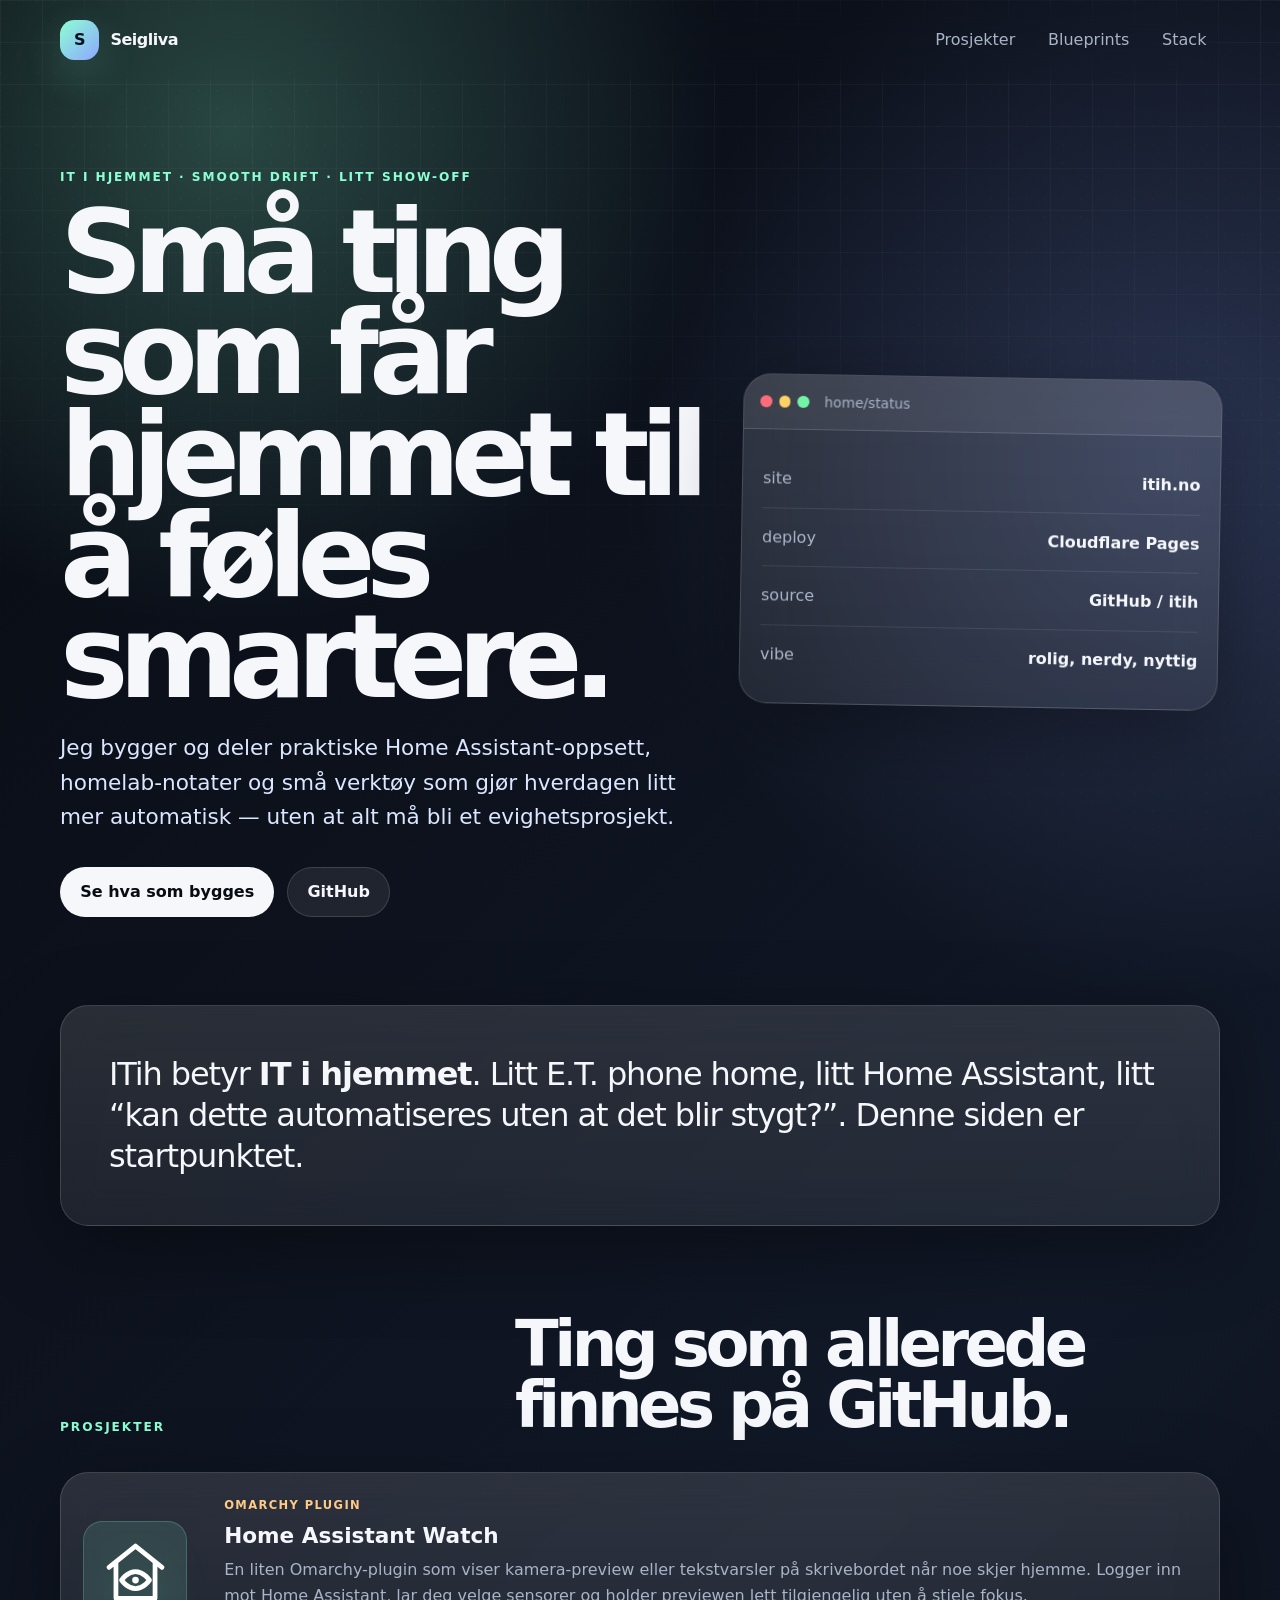
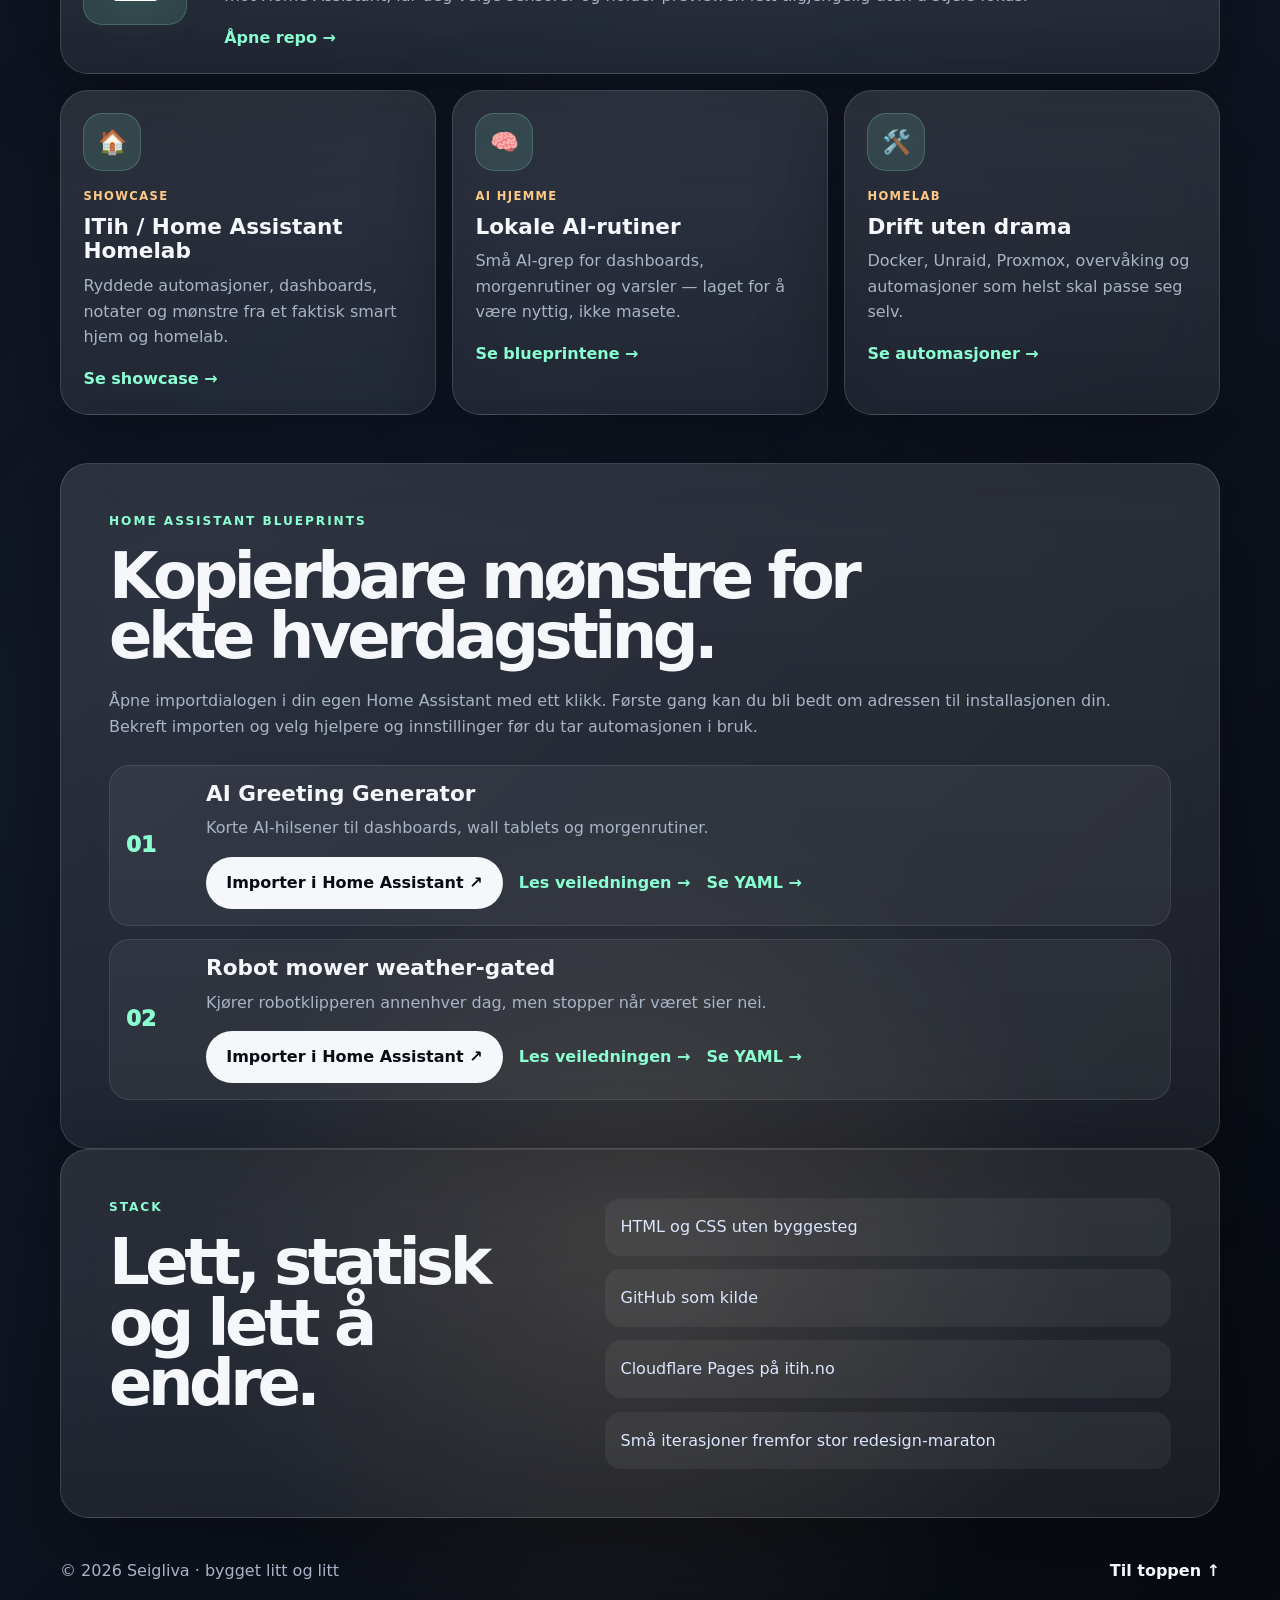
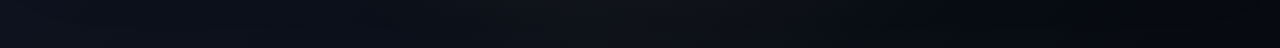
<file: index.html>
<!doctype html>
<html lang="no">
  <head>
    <meta charset="utf-8" />
    <meta name="viewport" content="width=device-width, initial-scale=1" />
    <meta name="description" content="Seigliva bygger små, praktiske ting for smart hjem, homelab og rolige automasjoner." />
    <meta name="theme-color" content="#080b12" />
    <meta property="og:title" content="Seigliva — smart hjem, homelab og små verktøy" />
    <meta property="og:description" content="Home Assistant, Omarchy, blueprints og ryddige homelab-prosjekter." />
    <meta property="og:type" content="website" />
    <meta property="og:url" content="https://itih.no/" />
    <link rel="canonical" href="https://itih.no/" />
    <title>Seigliva</title>
    <link rel="icon" href="assets/favicon.svg" type="image/svg+xml" />
    <link rel="stylesheet" href="assets/styles.css" />
  </head>
  <body>
    <div class="grain" aria-hidden="true"></div>
    <header class="site-header">
      <a class="brand" href="#top" aria-label="Til toppen">
        <span class="brand-mark">S</span>
        <span>Seigliva</span>
      </a>
      <nav class="nav" aria-label="Hovedmeny">
        <a href="#prosjekter">Prosjekter</a>
        <a href="#blueprints">Blueprints</a>
        <a href="#stack">Stack</a>
      </nav>
    </header>

    <main id="top">
      <section class="hero section">
        <div class="hero-copy">
          <p class="eyebrow">IT i hjemmet · smooth drift · litt show-off</p>
          <h1>Små ting som får hjemmet til å føles smartere.</h1>
          <p class="lead">
            Jeg bygger og deler praktiske Home Assistant-oppsett, homelab-notater og små verktøy
            som gjør hverdagen litt mer automatisk — uten at alt må bli et evighetsprosjekt.
          </p>
          <div class="hero-actions">
            <a class="button primary" href="#prosjekter">Se hva som bygges</a>
            <a class="button secondary" href="https://github.com/Seigliva" rel="me">GitHub</a>
          </div>
        </div>

        <aside class="console-card" aria-label="Prosjektstatus">
          <div class="console-topline">
            <span class="traffic red"></span>
            <span class="traffic yellow"></span>
            <span class="traffic green"></span>
            <span class="console-title">home/status</span>
          </div>
          <div class="console-body">
            <p><span>site</span><strong>itih.no</strong></p>
            <p><span>deploy</span><strong>Cloudflare Pages</strong></p>
            <p><span>source</span><strong>GitHub / itih</strong></p>
            <p><span>vibe</span><strong>rolig, nerdy, nyttig</strong></p>
          </div>
        </aside>
      </section>

      <section class="section intro" aria-label="Kort introduksjon">
        <p>
          ITih betyr <strong>IT i hjemmet</strong>. Litt E.T. phone home, litt Home Assistant,
          litt “kan dette automatiseres uten at det blir stygt?”. Denne siden er startpunktet.
        </p>
      </section>

      <section class="section projects" id="prosjekter" aria-labelledby="prosjekter-title">
        <div class="section-heading">
          <p class="eyebrow">Prosjekter</p>
          <h2 id="prosjekter-title">Ting som allerede finnes på GitHub.</h2>
        </div>

        <article class="feature-card featured">
          <div class="feature-icon image-icon"><img src="assets/ha-watch.svg" alt="" /></div>
          <div>
            <p class="tag">Omarchy plugin</p>
            <h3>Home Assistant Watch</h3>
            <p>
              En liten Omarchy-plugin som viser kamera-preview eller tekstvarsler på skrivebordet
              når noe skjer hjemme. Logger inn mot Home Assistant, lar deg velge sensorer og holder
              previewen lett tilgjengelig uten å stjele fokus.
            </p>
            <a class="text-link" href="https://github.com/Seigliva/omarchy-ha-watch">Åpne repo →</a>
          </div>
        </article>

        <div class="card-grid">
          <article class="feature-card">
            <div class="feature-icon">🏠</div>
            <p class="tag">Showcase</p>
            <h3>ITih / Home Assistant Homelab</h3>
            <p>Ryddede automasjoner, dashboards, notater og mønstre fra et faktisk smart hjem og homelab.</p>
            <a class="text-link" href="https://github.com/Seigliva/home-assistant-homelab-showcase">Se showcase →</a>
          </article>

          <article class="feature-card">
            <div class="feature-icon">🧠</div>
            <p class="tag">AI hjemme</p>
            <h3>Lokale AI-rutiner</h3>
            <p>Små AI-grep for dashboards, morgenrutiner og varsler — laget for å være nyttig, ikke masete.</p>
            <a class="text-link" href="#blueprints">Se blueprintene →</a>
          </article>

          <article class="feature-card">
            <div class="feature-icon">🛠️</div>
            <p class="tag">Homelab</p>
            <h3>Drift uten drama</h3>
            <p>Docker, Unraid, Proxmox, overvåking og automasjoner som helst skal passe seg selv.</p>
            <a class="text-link" href="https://github.com/Seigliva/home-assistant-homelab-showcase/tree/main/automations">Se automasjoner →</a>
          </article>
        </div>
      </section>

      <section class="section blueprints" id="blueprints" aria-labelledby="blueprints-title">
        <div class="section-heading compact">
          <p class="eyebrow">Home Assistant blueprints</p>
          <h2 id="blueprints-title">Kopierbare mønstre for ekte hverdagsting.</h2>
        </div>

        <p class="blueprint-help">Åpne importdialogen i din egen Home Assistant med ett klikk. Første gang kan du bli bedt om adressen til installasjonen din. Bekreft importen og velg hjelpere og innstillinger før du tar automasjonen i bruk.</p>
        <div class="blueprint-list">
          <article class="blueprint">
            <span class="blueprint-number">01</span>
            <div>
              <h3>AI Greeting Generator</h3>
              <p class="blueprint-description">Korte AI-hilsener til dashboards, wall tablets og morgenrutiner.</p>
              <div class="blueprint-actions">
                <a class="button primary" href="https://my.home-assistant.io/redirect/blueprint_import/?blueprint_url=https%3A%2F%2Fgithub.com%2FSeigliva%2Fhome-assistant-homelab-showcase%2Fblob%2Fmain%2Fblueprints%2Fautomation%2Fai-greeting-generator.yaml" aria-label="Importer AI Greeting Generator i Home Assistant">Importer i Home Assistant ↗</a>
                <a class="text-link" href="https://github.com/Seigliva/home-assistant-homelab-showcase/blob/main/blueprints/automation/ai-greeting-generator.md">Les veiledningen →</a>
                <a class="text-link" href="https://github.com/Seigliva/home-assistant-homelab-showcase/blob/main/blueprints/automation/ai-greeting-generator.yaml">Se YAML →</a>
              </div>
            </div>
          </article>
          <article class="blueprint">
            <span class="blueprint-number">02</span>
            <div>
              <h3>Robot mower weather-gated</h3>
              <p class="blueprint-description">Kjører robotklipperen annenhver dag, men stopper når været sier nei.</p>
              <div class="blueprint-actions">
                <a class="button primary" href="https://my.home-assistant.io/redirect/blueprint_import/?blueprint_url=https%3A%2F%2Fgithub.com%2FSeigliva%2Fhome-assistant-homelab-showcase%2Fblob%2Fmain%2Fblueprints%2Fautomation%2Frobot-mower-weather-gated.yaml" aria-label="Importer Robot mower weather-gated i Home Assistant">Importer i Home Assistant ↗</a>
                <a class="text-link" href="https://github.com/Seigliva/home-assistant-homelab-showcase/blob/main/blueprints/automation/robot-mower-weather-gated.md">Les veiledningen →</a>
                <a class="text-link" href="https://github.com/Seigliva/home-assistant-homelab-showcase/blob/main/blueprints/automation/robot-mower-weather-gated.yaml">Se YAML →</a>
              </div>
            </div>
          </article>
        </div>
      </section>

      <section class="section stack" id="stack" aria-labelledby="stack-title">
        <div>
          <p class="eyebrow">Stack</p>
          <h2 id="stack-title">Lett, statisk og lett å endre.</h2>
        </div>
        <ul class="stack-list">
          <li>HTML og CSS uten byggesteg</li>
          <li>GitHub som kilde</li>
          <li>Cloudflare Pages på itih.no</li>
          <li>Små iterasjoner fremfor stor redesign-maraton</li>
        </ul>
      </section>
    </main>

    <footer class="site-footer">
      <p>© <span id="year"></span> Seigliva · bygget litt og litt</p>
      <a href="#top">Til toppen ↑</a>
    </footer>

    <script>
      document.getElementById('year').textContent = new Date().getFullYear();
    </script>
  </body>
</html>
</file>
<file: assets/styles.css>
:root {
  color-scheme: dark;
  --bg: #080b12;
  --bg-2: #0e1524;
  --panel: rgba(255, 255, 255, 0.075);
  --panel-strong: rgba(255, 255, 255, 0.12);
  --text: #f5f7fb;
  --muted: #a9b4c7;
  --soft: #dbe6ff;
  --accent: #8cffd2;
  --accent-2: #8ea7ff;
  --accent-3: #ffca85;
  --line: rgba(255, 255, 255, 0.14);
  --shadow: 0 24px 80px rgba(0, 0, 0, 0.35);
  --radius: 28px;
}

* { box-sizing: border-box; }
html { scroll-behavior: smooth; }
body {
  margin: 0;
  min-height: 100vh;
  font-family: Inter, ui-sans-serif, system-ui, -apple-system, BlinkMacSystemFont, "Segoe UI", sans-serif;
  color: var(--text);
  background:
    radial-gradient(circle at 18% 4%, rgba(140, 255, 210, 0.24), transparent 31rem),
    radial-gradient(circle at 92% 14%, rgba(142, 167, 255, 0.22), transparent 34rem),
    radial-gradient(circle at 50% 88%, rgba(255, 202, 133, 0.12), transparent 28rem),
    linear-gradient(135deg, #080b12 0%, #111827 52%, #070a10 100%);
  line-height: 1.6;
}

body::before {
  content: "";
  position: fixed;
  inset: 0;
  pointer-events: none;
  background-image:
    linear-gradient(rgba(255,255,255,.04) 1px, transparent 1px),
    linear-gradient(90deg, rgba(255,255,255,.04) 1px, transparent 1px);
  background-size: 42px 42px;
  mask-image: linear-gradient(to bottom, black, transparent 75%);
}

.grain {
  position: fixed;
  inset: 0;
  pointer-events: none;
  opacity: 0.18;
  background-image: radial-gradient(circle at 1px 1px, rgba(255,255,255,.4) 1px, transparent 0);
  background-size: 18px 18px;
  mix-blend-mode: overlay;
}

a { color: inherit; }
img { max-width: 100%; display: block; }

.site-header,
.site-footer,
.section {
  width: min(1160px, calc(100% - 2rem));
  margin-inline: auto;
  position: relative;
}

.site-header {
  display: flex;
  justify-content: space-between;
  align-items: center;
  gap: 1rem;
  padding: 1.15rem 0;
  position: sticky;
  top: 0;
  z-index: 10;
  backdrop-filter: blur(18px);
}

.brand {
  display: inline-flex;
  align-items: center;
  gap: 0.7rem;
  text-decoration: none;
  font-weight: 900;
  letter-spacing: -0.03em;
}

.brand-mark {
  display: grid;
  place-items: center;
  width: 2.45rem;
  height: 2.45rem;
  border-radius: 0.9rem;
  background: linear-gradient(135deg, var(--accent), var(--accent-2));
  color: #07111f;
  box-shadow: 0 16px 40px rgba(140, 255, 210, 0.18);
}

.nav { display: flex; gap: 0.35rem; flex-wrap: wrap; justify-content: flex-end; }
.nav a {
  text-decoration: none;
  color: var(--muted);
  padding: 0.55rem 0.85rem;
  border-radius: 999px;
}
.nav a:hover,
.nav a:focus-visible { color: var(--text); background: var(--panel); outline: none; }

.section { padding: 5.5rem 0; }
.hero {
  display: grid;
  grid-template-columns: minmax(0, 1.15fr) minmax(300px, 0.85fr);
  gap: 2rem;
  align-items: center;
  min-height: 76vh;
}

.eyebrow {
  margin: 0 0 0.9rem;
  color: var(--accent);
  text-transform: uppercase;
  letter-spacing: 0.16em;
  font-size: 0.76rem;
  font-weight: 900;
}

h1, h2, h3, p { margin-top: 0; }
h1 {
  max-width: 12ch;
  font-size: clamp(3.4rem, 9vw, 7.8rem);
  line-height: 0.88;
  letter-spacing: -0.085em;
  margin-bottom: 1.4rem;
}
h2 {
  font-size: clamp(2.1rem, 5vw, 4.5rem);
  line-height: 0.95;
  letter-spacing: -0.07em;
  margin-bottom: 1rem;
}
h3 { font-size: 1.35rem; line-height: 1.15; margin-bottom: 0.55rem; }
.lead { max-width: 44rem; color: var(--soft); font-size: clamp(1.12rem, 2vw, 1.35rem); }

.hero-actions { display: flex; gap: 0.8rem; flex-wrap: wrap; margin-top: 2rem; }
.button {
  display: inline-flex;
  min-height: 3.15rem;
  align-items: center;
  justify-content: center;
  padding: 0 1.2rem;
  border-radius: 999px;
  text-decoration: none;
  font-weight: 900;
  border: 1px solid var(--line);
  transition: transform .18s ease, background .18s ease, border-color .18s ease;
}
.button:hover { transform: translateY(-2px); }
.button.primary { background: var(--text); color: #080b12; }
.button.secondary { background: rgba(255,255,255,.08); color: var(--text); }

.console-card,
.feature-card,
.intro,
.blueprints,
.stack {
  border: 1px solid var(--line);
  background: linear-gradient(180deg, var(--panel-strong), var(--panel));
  box-shadow: var(--shadow);
  backdrop-filter: blur(20px);
}

.console-card {
  border-radius: var(--radius);
  overflow: hidden;
  transform: rotate(1deg);
}
.console-topline {
  display: flex;
  align-items: center;
  gap: 0.45rem;
  padding: 1rem;
  border-bottom: 1px solid var(--line);
  background: rgba(255,255,255,.055);
}
.traffic { width: .72rem; height: .72rem; border-radius: 50%; }
.red { background: #ff6b7a; } .yellow { background: #ffd166; } .green { background: #72f3a6; }
.console-title { margin-left: .5rem; color: var(--muted); font-size: .86rem; }
.console-body { padding: 1.25rem; }
.console-body p {
  display: flex;
  justify-content: space-between;
  gap: 1rem;
  margin: 0;
  padding: 1rem 0;
  border-bottom: 1px solid rgba(255,255,255,.09);
}
.console-body p:last-child { border-bottom: 0; }
.console-body span { color: var(--muted); }
.console-body strong { text-align: right; }

.intro {
  padding: clamp(1.5rem, 4vw, 3rem);
  border-radius: var(--radius);
}
.intro p { margin: 0; font-size: clamp(1.25rem, 3vw, 2rem); line-height: 1.28; letter-spacing: -0.035em; }

.section-heading { display: grid; grid-template-columns: .75fr 1.25fr; gap: 2rem; align-items: end; margin-bottom: 1.3rem; }
.section-heading.compact { display: block; max-width: 760px; }

.projects { padding-bottom: 3rem; }
.feature-card {
  border-radius: var(--radius);
  padding: 1.4rem;
  min-height: 100%;
  transition: transform .18s ease, border-color .18s ease, background .18s ease;
}
.feature-card:hover { transform: translateY(-4px); border-color: rgba(140,255,210,.35); background: linear-gradient(180deg, rgba(255,255,255,.14), rgba(255,255,255,.075)); }
.featured { display: grid; grid-template-columns: 120px 1fr; gap: 1.3rem; align-items: center; margin-bottom: 1rem; }
.card-grid { display: grid; grid-template-columns: repeat(3, 1fr); gap: 1rem; }
.feature-icon {
  width: 3.6rem;
  height: 3.6rem;
  border-radius: 1.2rem;
  display: grid;
  place-items: center;
  margin-bottom: 1rem;
  font-size: 1.45rem;
  background: rgba(140, 255, 210, 0.12);
  border: 1px solid rgba(140, 255, 210, 0.2);
}
.featured .feature-icon { width: 6.5rem; height: 6.5rem; margin: 0; }
.image-icon img { width: 4.2rem; filter: drop-shadow(0 12px 25px rgba(140,255,210,.2)); }
.tag { color: var(--accent-3); font-weight: 900; text-transform: uppercase; letter-spacing: .12em; font-size: .72rem; margin-bottom: .6rem; }
.feature-card p:not(.tag) { color: var(--muted); }
.text-link { color: var(--accent); font-weight: 900; text-decoration: none; }
.text-link:hover { text-decoration: underline; }

.blueprints { border-radius: var(--radius); padding: clamp(1.4rem, 4vw, 3rem); }
.blueprint-list { display: grid; gap: .85rem; margin-top: 1.6rem; }
.blueprint {
  display: grid;
  grid-template-columns: 4rem 1fr;
  gap: 1rem;
  align-items: center;
  padding: 1rem;
  border-radius: 1.3rem;
  text-decoration: none;
  background: rgba(255,255,255,.055);
  border: 1px solid rgba(255,255,255,.09);
}
.blueprint:hover { background: rgba(255,255,255,.1); }
.blueprint-number { color: var(--accent); font-weight: 950; font-size: 1.35rem; }
.blueprint strong { display: block; }
.blueprint em { display: block; color: var(--muted); font-style: normal; }
.blueprint-help, .blueprint-description { color: var(--muted); }
.blueprint-actions { display: flex; flex-wrap: wrap; align-items: center; gap: 1rem; }
.blueprint-actions .button { padding: .75rem 1.2rem; text-align: center; }
.blueprint-actions a:focus-visible { outline: 2px solid var(--accent); outline-offset: 4px; }

.stack { display: grid; grid-template-columns: .9fr 1.1fr; gap: 2rem; border-radius: var(--radius); padding: clamp(1.4rem, 4vw, 3rem); }
.stack-list { margin: 0; padding: 0; list-style: none; display: grid; gap: .85rem; }
.stack-list li { padding: 1rem; border-radius: 1rem; background: rgba(255,255,255,.055); color: var(--soft); }

.site-footer { display: flex; justify-content: space-between; gap: 1rem; padding: 2.5rem 0 3rem; color: var(--muted); }
.site-footer a { text-decoration: none; color: var(--text); font-weight: 800; }

@media (max-width: 850px) {
  .hero, .section-heading, .featured, .stack { grid-template-columns: 1fr; }
  .hero { min-height: auto; padding-top: 3rem; }
  .card-grid { grid-template-columns: 1fr; }
  .console-card { transform: none; }
  .featured .feature-icon { width: 4.5rem; height: 4.5rem; }
  .site-header { align-items: flex-start; }
  .nav { font-size: .92rem; }
  h1 { max-width: 11ch; }
}

@media (max-width: 520px) {
  .site-header { display: grid; }
  .nav { justify-content: flex-start; }
  .blueprint { grid-template-columns: 1fr; }
  .site-footer { display: grid; }
}
</file>
